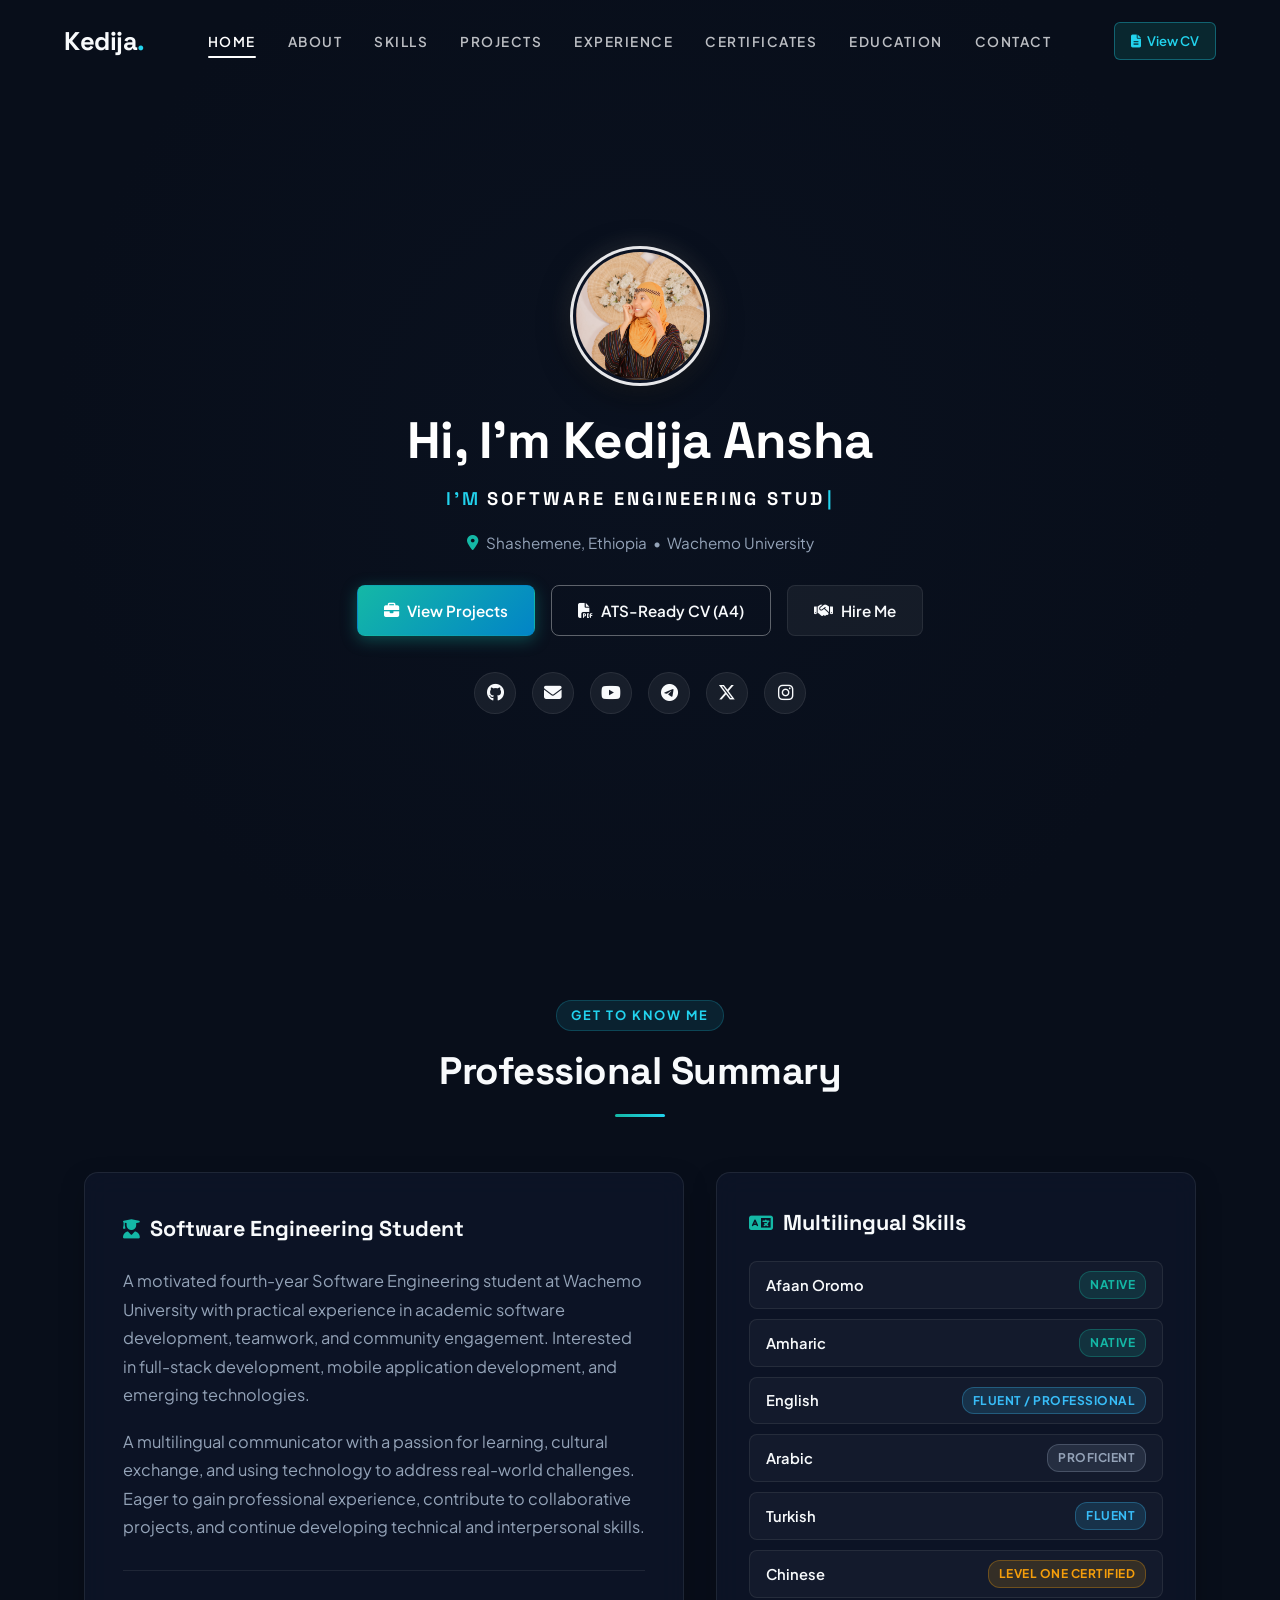
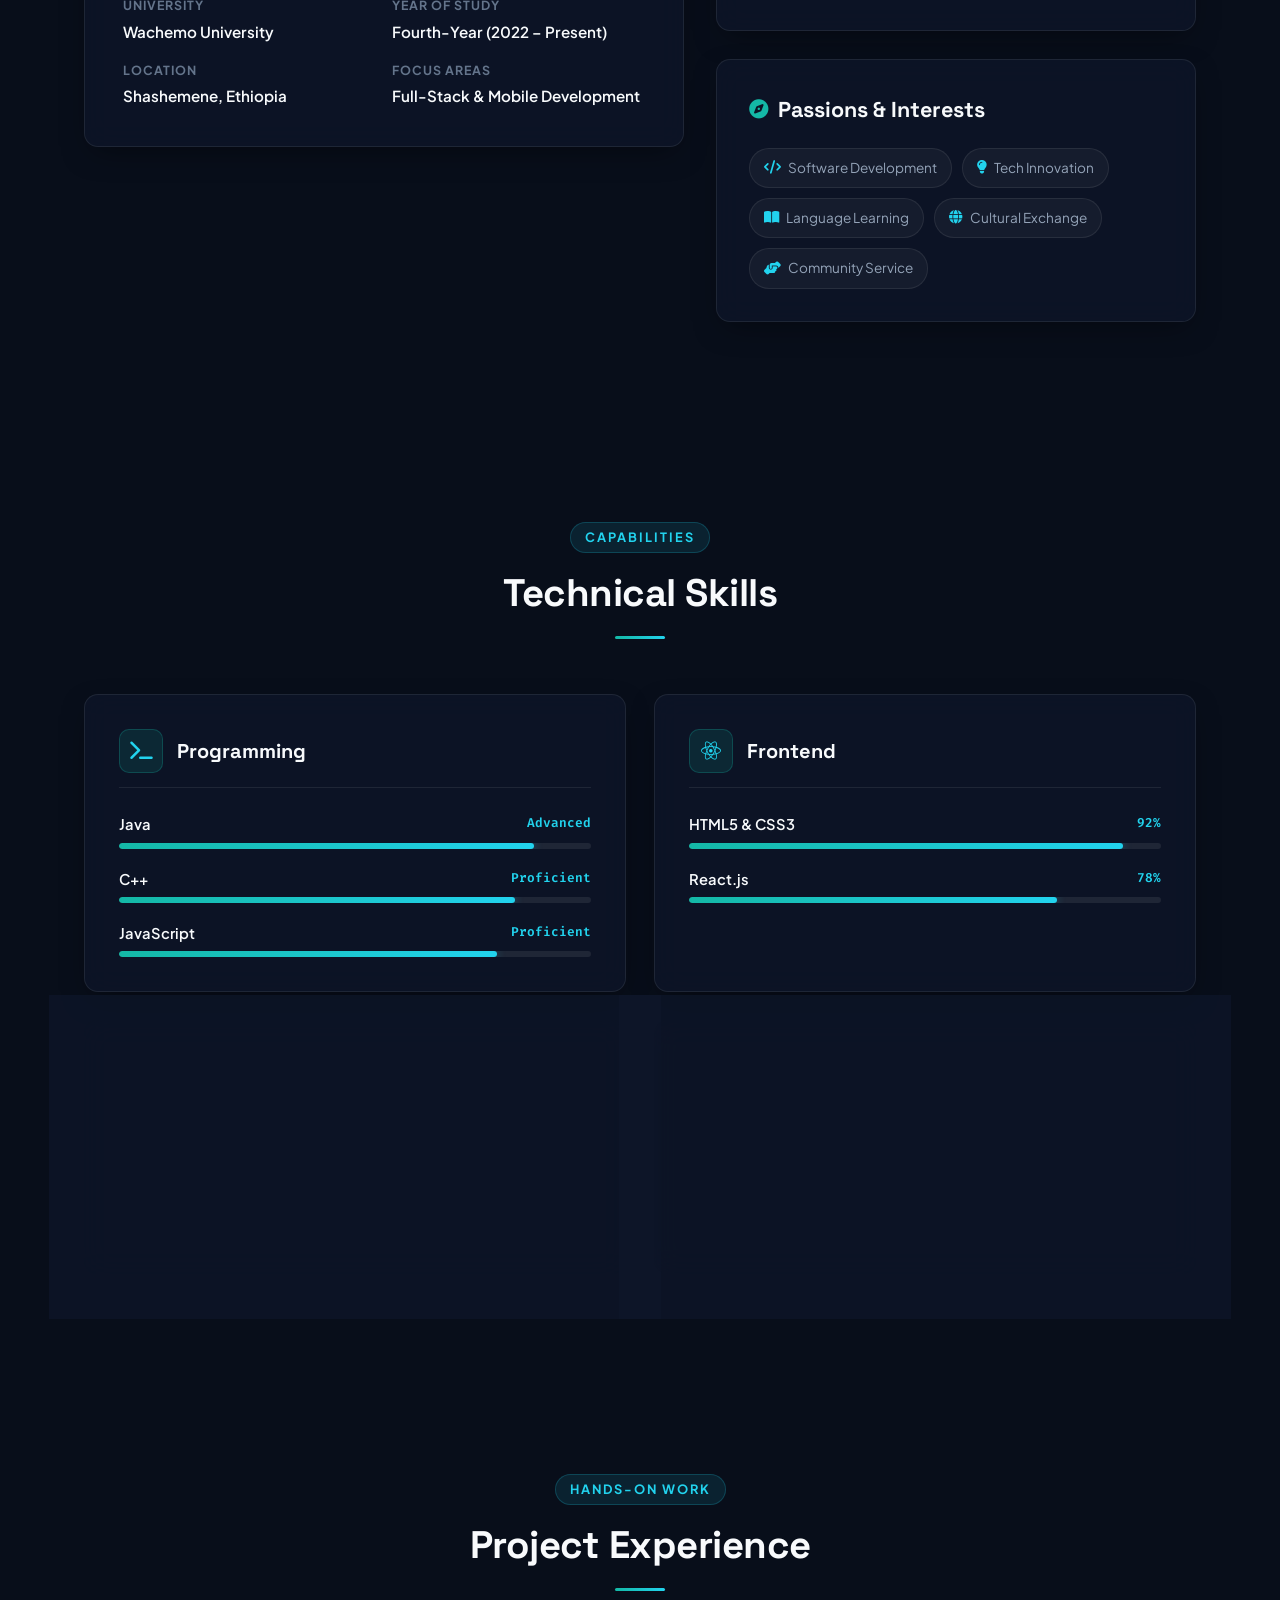
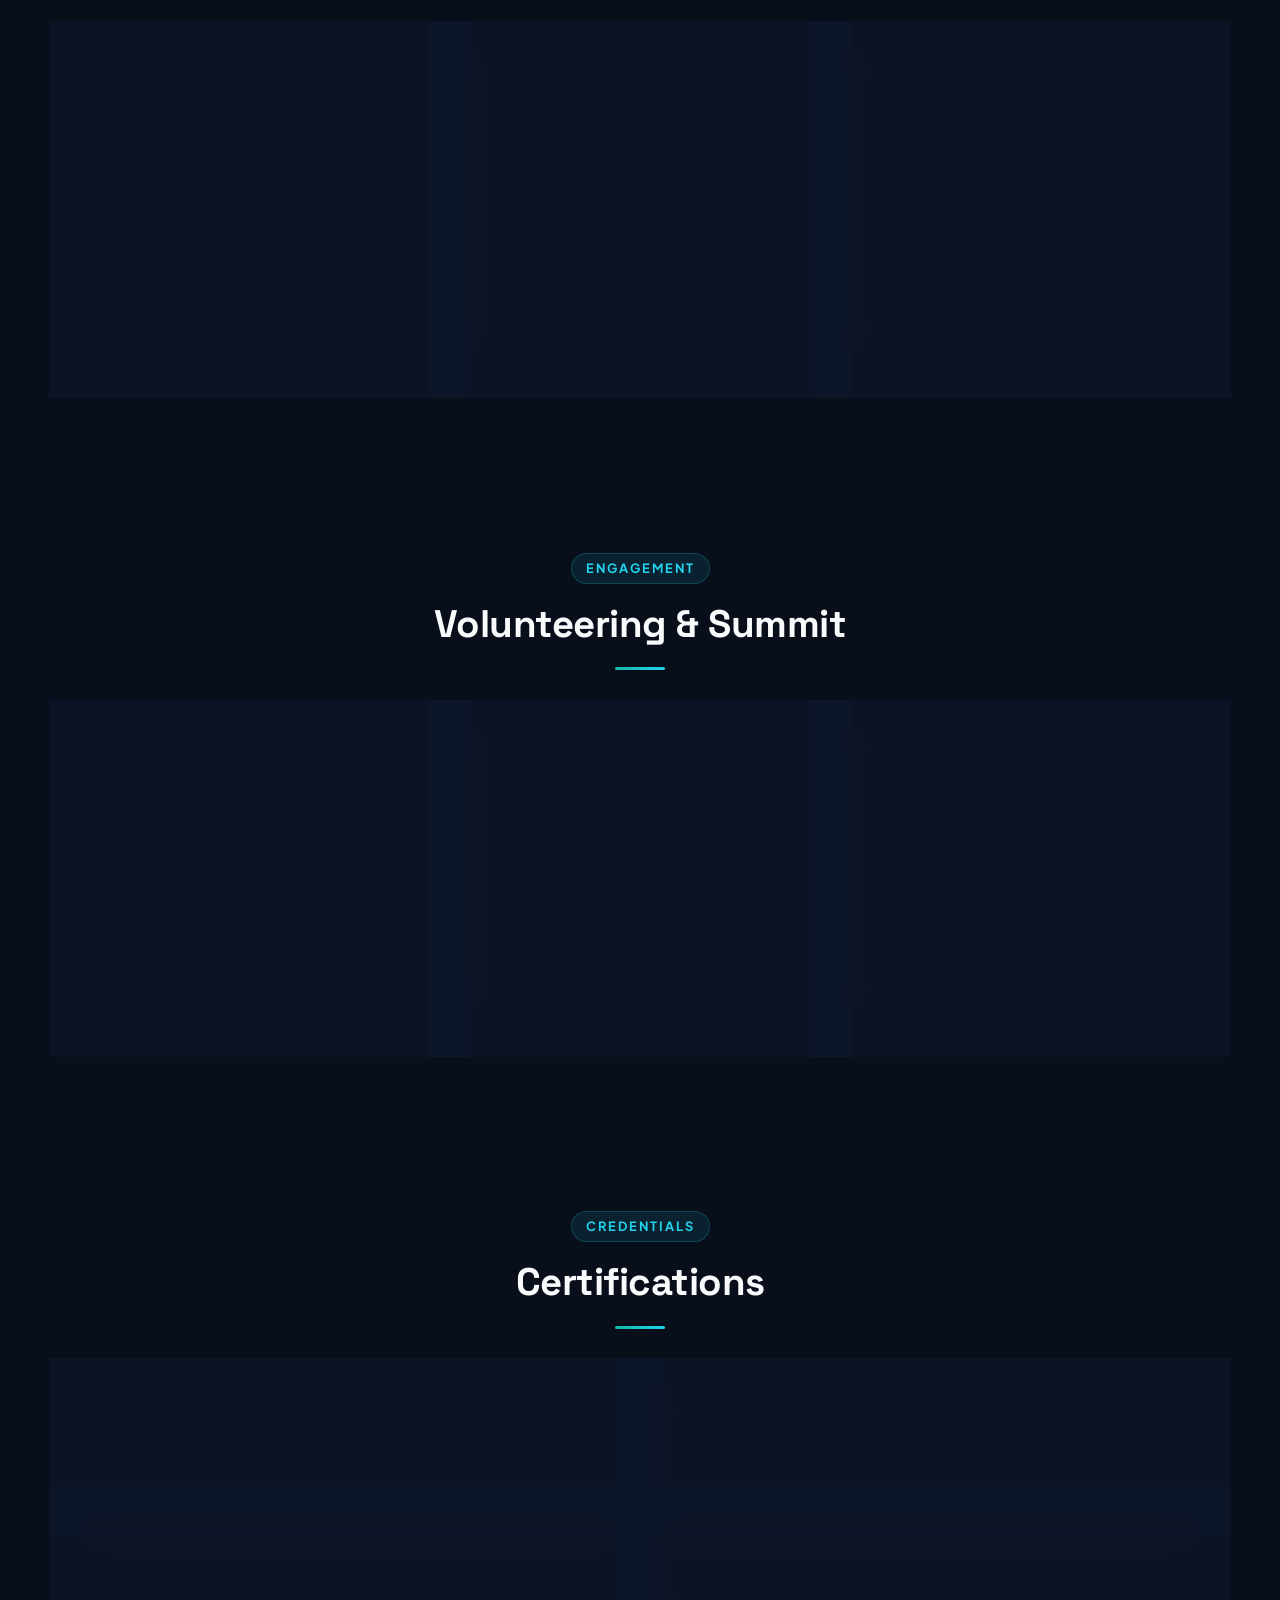
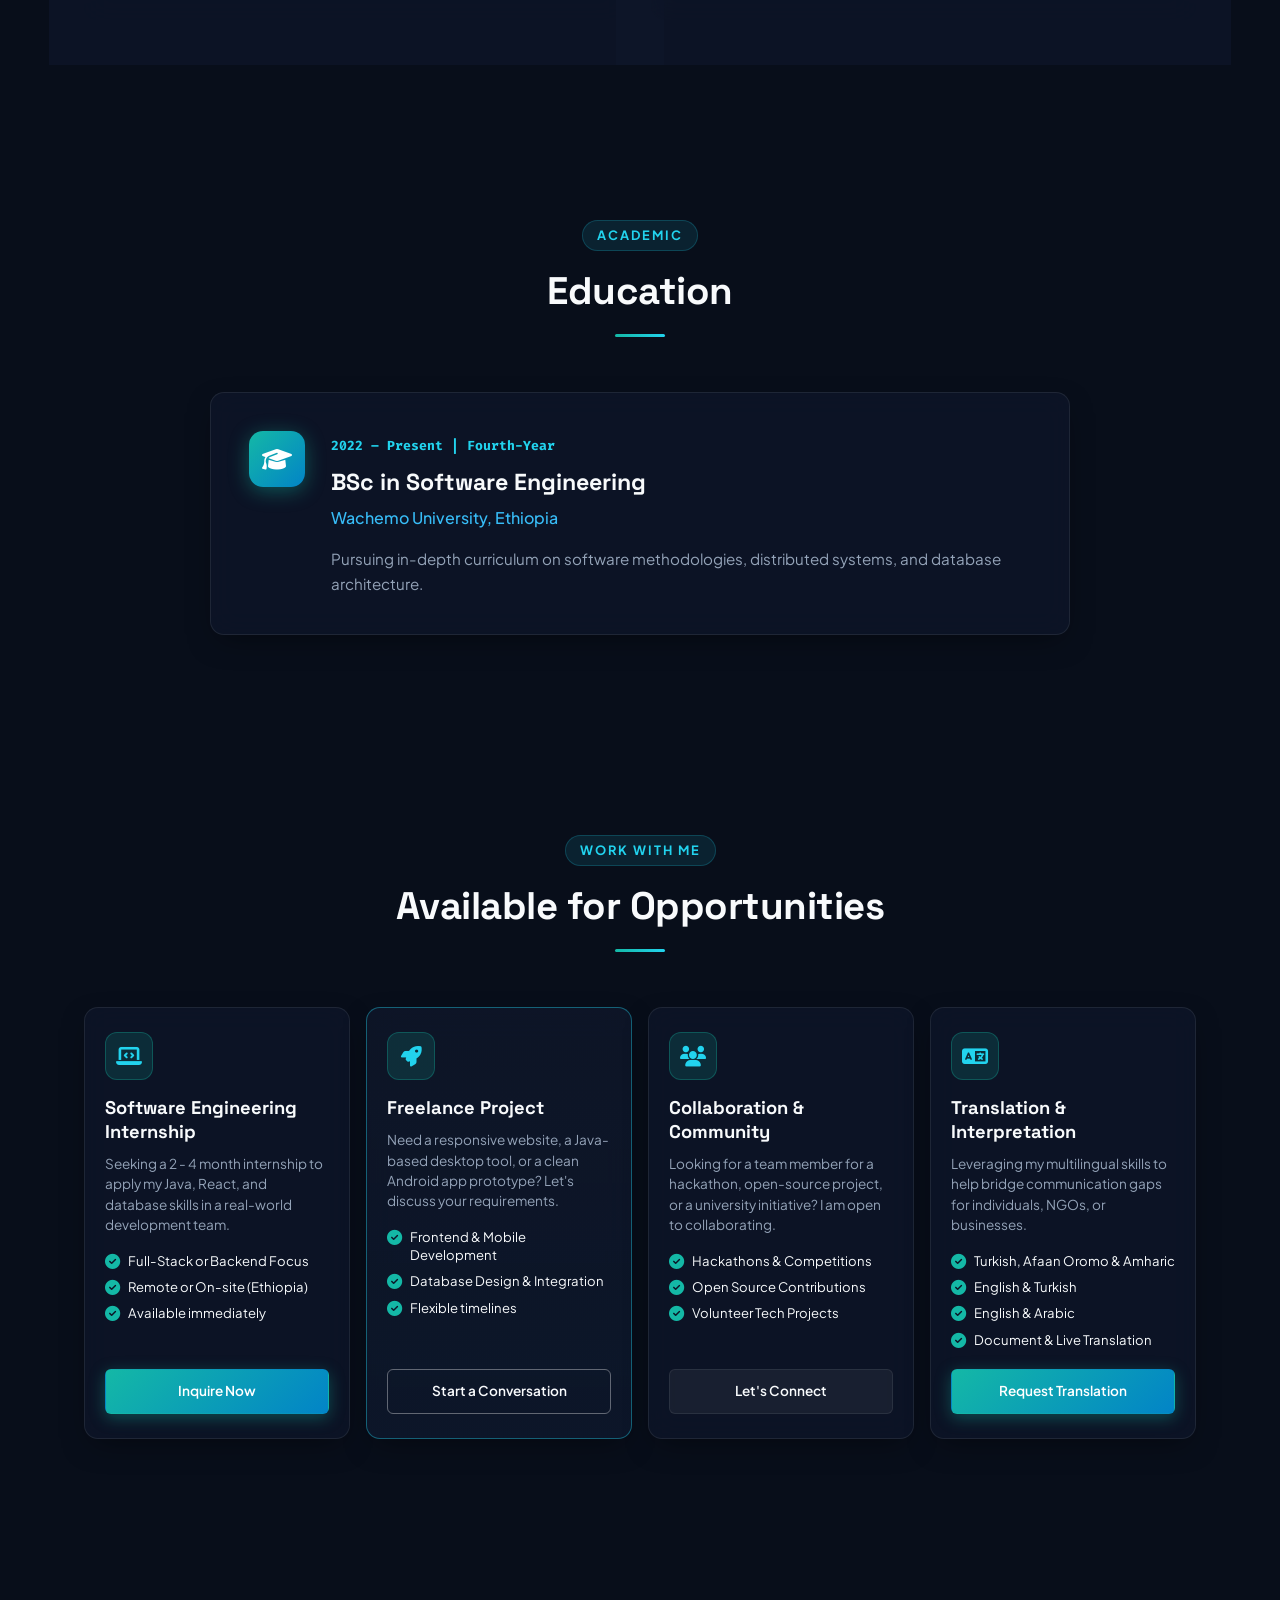
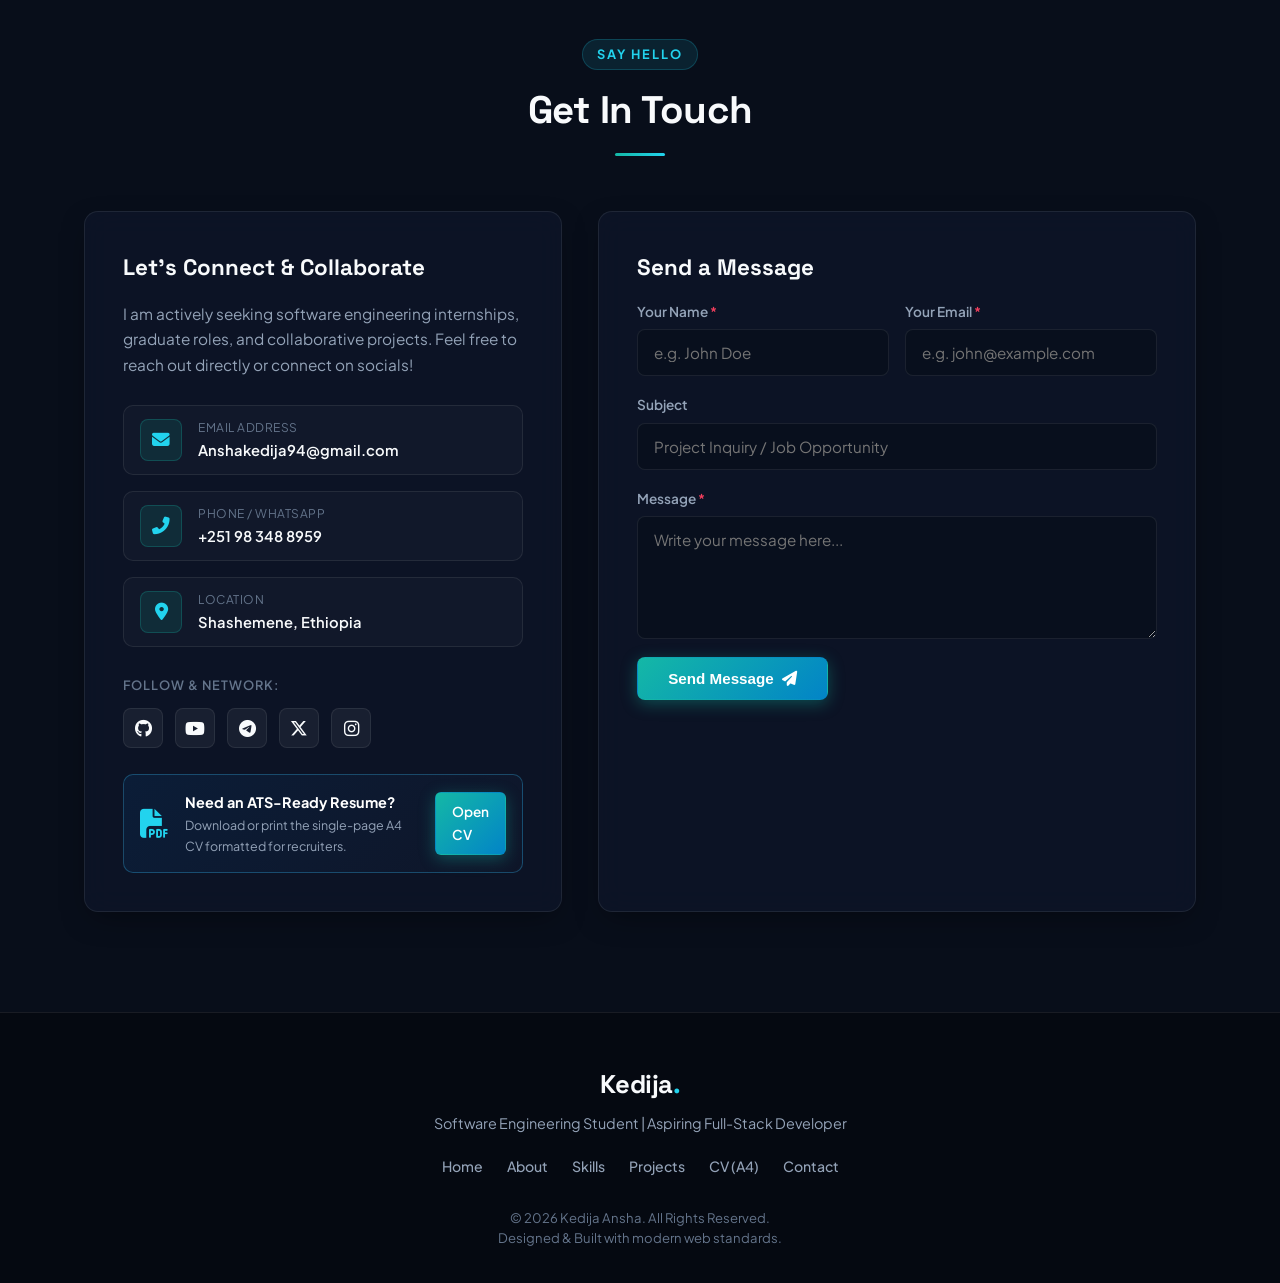
<file: index.html>
<!DOCTYPE html>
<html lang="en">
<head>
    <meta charset="UTF-8">
    <meta name="viewport" content="width=device-width, initial-scale=1.0">
    <title>Kedija Ansha | Software Engineering Student & Aspiring Full-Stack Developer</title>
    <meta name="description" content="Portfolio of Kedija Ansha - Fourth-Year Software Engineering Student at Wachemo University. Aspiring Full-Stack & Android Developer.">
    <link rel="stylesheet" href="https://cdnjs.cloudflare.com/ajax/libs/font-awesome/6.4.0/css/all.min.css">
    <link rel="preconnect" href="https://fonts.googleapis.com">
    <link rel="preconnect" href="https://fonts.gstatic.com" crossorigin>
    <link href="https://fonts.googleapis.com/css2?family=Fira+Code:wght@400;500;600&family=Plus+Jakarta+Sans:wght@300;400;500;600;700;800&family=Space+Grotesk:wght@500;700&display=swap" rel="stylesheet">
    <link rel="stylesheet" href="styles.css">
</head>
<body>

    <!-- HEADER -->
    <header id="navbar">
        <div class="nav-container">
            <a href="#home" class="logo"><span class="logo-text">Kedija</span><span class="logo-dot">.</span></a>
            
            <nav class="nav-menu" id="navMenu">
                <ul class="nav-links">
                    <li><a href="#home" class="nav-link active">Home</a></li>
                    <li><a href="#about" class="nav-link">About</a></li>
                    <li><a href="#skills" class="nav-link">Skills</a></li>
                    <li><a href="#projects" class="nav-link">Projects</a></li>
                    <li><a href="#experience" class="nav-link">Experience</a></li>
                    <li><a href="#certifications" class="nav-link">Certificates</a></li>
                    <li><a href="#education" class="nav-link">Education</a></li>
                    <li><a href="#contact" class="nav-link">Contact</a></li>
                </ul>
            </nav>

            <div class="header-actions">
                <a href="cv.html" target="_blank" class="btn btn-cv-nav"><i class="fas fa-file-alt"></i> <span>View CV</span></a>
                <button class="menu-toggle" id="menuToggle" aria-label="Toggle navigation">
                    <span></span><span></span><span></span>
                </button>
            </div>
        </div>
    </header>

    <!-- HERO SECTION (Updated Cover Photo) -->
    <section id="home" class="hero-section">
        <!-- Cover Photo with subtle gradient overlay -->
        <div class="hero-backdrop" style="background-image: url('https://images.unsplash.com/photo-1517694712202-14dd9538aa97?auto=format&fit=crop&w=1920&q=80');"></div>
         <div class="hero-overlay"></div>
        
        <div class="hero-container">
            <div class="hero-content">
                <div class="hero-avatar-wrapper">
                    <div class="avatar-ring">
                        <img src="./images/kedija.jpg" alt="Kedija Ansha" class="hero-avatar-img">
                    </div>
                </div>

                <h1 class="hero-heading">Hi, I'm <span class="highlight-name">Kedija Ansha</span></h1>
                
                <div class="hero-subtitle-box">
                    <span class="hero-tagline">I'M </span>
                    <span class="typing-text" id="typingText"></span>
                    <span class="typing-cursor">|</span>
                </div>

                <p class="hero-location">
                    <i class="fas fa-map-marker-alt"></i> Shashemene, Ethiopia &nbsp;•&nbsp; Wachemo University
                </p>

                <div class="hero-cta-group">
                    <a href="#projects" class="btn btn-primary"><i class="fas fa-briefcase"></i> View Projects</a>
                    <a href="cv.html" target="_blank" class="btn btn-outline-white"><i class="fas fa-file-pdf"></i> ATS-Ready CV (A4)</a>
                    <a href="#hire-me" class="btn btn-ghost"><i class="fas fa-handshake"></i> Hire Me</a>
                </div>

                <div class="hero-socials">
                    <a href="https://github.com/KedijaAnsha" target="_blank"><i class="fab fa-github"></i></a>
                    <a href="mailto:Anshakedija94@gmail.com"><i class="fas fa-envelope"></i></a>
                    <a href="https://www.youtube.com/@kedijaansha" target="_blank"><i class="fab fa-youtube"></i></a>
                    <a href="https://t.me/KAD_ija3" target="_blank"><i class="fab fa-telegram"></i></a>
                    <a href="https://x.com/AnshaKedija" target="_blank"><i class="fab fa-x-twitter"></i></a>
                    <a href="https://www.instagram.com/12_kedija/?hl=en" target="_blank"><i class="fab fa-instagram"></i></a>
                </div>
            </div>
        </div>
    </section>

    <!-- ABOUT SECTION (No changes) -->
    <section id="about" class="section about-section">
        <div class="container">
            <div class="section-title-wrap">
                <span class="section-badge">Get to know me</span>
                <h2 class="section-title">Professional Summary</h2>
                <div class="title-bar"></div>
            </div>
            <div class="about-grid">
                <div class="about-card glass-card">
                    <h3 class="card-title"><i class="fas fa-user-graduate"></i> Software Engineering Student</h3>
                    <p class="summary-paragraph">A motivated fourth-year Software Engineering student at Wachemo University with practical experience in academic software development, teamwork, and community engagement. Interested in full-stack development, mobile application development, and emerging technologies.</p>
                    <p class="summary-paragraph">A multilingual communicator with a passion for learning, cultural exchange, and using technology to address real-world challenges. Eager to gain professional experience, contribute to collaborative projects, and continue developing technical and interpersonal skills.</p>
                    <div class="quick-facts-grid">
                        <div class="fact-item"><span class="fact-label">University</span><span class="fact-value">Wachemo University</span></div>
                        <div class="fact-item"><span class="fact-label">Year of Study</span><span class="fact-value">Fourth-Year (2022 – Present)</span></div>
                        <div class="fact-item"><span class="fact-label">Location</span><span class="fact-value">Shashemene, Ethiopia</span></div>
                        <div class="fact-item"><span class="fact-label">Focus Areas</span><span class="fact-value">Full-Stack & Mobile Development</span></div>
                    </div>
                </div>
                <div class="about-side-column">
                    <div class="language-card glass-card">
                        <h3 class="card-title"><i class="fas fa-language"></i> Multilingual Skills</h3>
                        <div class="language-badges">
                            <div class="lang-pill"><span class="lang-title">Afaan Oromo</span><span class="lang-tag native">Native</span></div>
                            <div class="lang-pill"><span class="lang-title">Amharic</span><span class="lang-tag native">Native</span></div>
                            <div class="lang-pill"><span class="lang-title">English</span><span class="lang-tag fluent">Fluent / Professional</span></div>
                            <div class="lang-pill"><span class="lang-title">Arabic</span><span class="lang-tag proficient">Proficient</span></div>
                            <div class="lang-pill"><span class="lang-title">Turkish</span><span class="lang-tag fluent">Fluent</span></div>
                            <div class="lang-pill"><span class="lang-title">Chinese</span><span class="lang-tag learning">Level One Certified</span></div>
                        </div>
                    </div>
                    <div class="interests-card glass-card">
                        <h3 class="card-title"><i class="fas fa-compass"></i> Passions & Interests</h3>
                        <div class="interests-tags">
                            <span class="interest-badge"><i class="fas fa-code"></i> Software Development</span>
                            <span class="interest-badge"><i class="fas fa-lightbulb"></i> Tech Innovation</span>
                            <span class="interest-badge"><i class="fas fa-book-open"></i> Language Learning</span>
                            <span class="interest-badge"><i class="fas fa-globe"></i> Cultural Exchange</span>
                            <span class="interest-badge"><i class="fas fa-hands-helping"></i> Community Service</span>
                        </div>
                    </div>
                </div>
            </div>
        </div>
    </section>

    <!-- SKILLS & PROJECTS & EXPERIENCE & CERTS (Same as before, kept for brevity) -->
    <section id="skills" class="section skills-section">
        <div class="container">
            <div class="section-title-wrap"><span class="section-badge">Capabilities</span><h2 class="section-title">Technical Skills</h2><div class="title-bar"></div></div>
            <div class="skills-grid">
                <div class="skill-group-card glass-card"><div class="skill-group-header"><div class="group-icon-wrap"><i class="fas fa-terminal"></i></div><h3>Programming</h3></div><div class="skill-items-list"><div class="skill-item"><div class="skill-info"><span>Java</span><span class="skill-percent">Advanced</span></div><div class="skill-progress"><div class="progress-fill" style="width: 88%;"></div></div></div><div class="skill-item"><div class="skill-info"><span>C++</span><span class="skill-percent">Proficient</span></div><div class="skill-progress"><div class="progress-fill" style="width: 84%;"></div></div></div><div class="skill-item"><div class="skill-info"><span>JavaScript</span><span class="skill-percent">Proficient</span></div><div class="skill-progress"><div class="progress-fill" style="width: 80%;"></div></div></div></div></div>
                <div class="skill-group-card glass-card"><div class="skill-group-header"><div class="group-icon-wrap"><i class="fab fa-react"></i></div><h3>Frontend</h3></div><div class="skill-items-list"><div class="skill-item"><div class="skill-info"><span>HTML5 & CSS3</span><span class="skill-percent">92%</span></div><div class="skill-progress"><div class="progress-fill" style="width: 92%;"></div></div></div><div class="skill-item"><div class="skill-info"><span>React.js</span><span class="skill-percent">78%</span></div><div class="skill-progress"><div class="progress-fill" style="width: 78%;"></div></div></div></div></div>
                <div class="skill-group-card glass-card"><div class="skill-group-header"><div class="group-icon-wrap"><i class="fas fa-server"></i></div><h3>Backend & DB</h3></div><div class="skill-items-list"><div class="skill-item"><div class="skill-info"><span>Node.js & Express</span><span class="skill-percent">78%</span></div><div class="skill-progress"><div class="progress-fill" style="width: 78%;"></div></div></div><div class="skill-item"><div class="skill-info"><span>MySQL & MongoDB</span><span class="skill-percent">82%</span></div><div class="skill-progress"><div class="progress-fill" style="width: 82%;"></div></div></div></div></div>
                <div class="skill-group-card glass-card"><div class="skill-group-header"><div class="group-icon-wrap"><i class="fas fa-mobile-alt"></i></div><h3>Mobile & Tools</h3></div><div class="skill-items-list"><div class="skill-item"><div class="skill-info"><span>Android (Java)</span><span class="skill-percent">84%</span></div><div class="skill-progress"><div class="progress-fill" style="width: 84%;"></div></div></div><div class="tools-tags-container"><span class="tool-tag"><i class="fab fa-git-alt"></i> Git</span><span class="tool-tag"><i class="fab fa-jira"></i> Jira</span><span class="tool-tag"><i class="fab fa-docker"></i> Docker</span><span class="tool-tag"><i class="fas fa-book"></i> Notion</span></div></div></div>
            </div>
        </div>
    </section>

    <section id="projects" class="section projects-section">
        <div class="container">
            <div class="section-title-wrap"><span class="section-badge">Hands-On Work</span><h2 class="section-title">Project Experience</h2><div class="title-bar"></div></div>
            <div class="projects-grid">
                <article class="project-card glass-card"><div class="project-header"><div class="project-type-tag">Coursework</div><h3 class="project-title">Distributed Food Delivery</h3><p class="project-role-text">Java RMI System</p></div><div class="project-body"><ul class="project-bullets"><li>Architected a multi-tier distributed ordering system.</li><li>Engineered server-client communication channels.</li></ul></div></article>
                <article class="project-card glass-card featured-project"><div class="project-header"><div class="project-type-tag">Academic</div><h3 class="project-title">Quizzy – Android App</h3><p class="project-role-text">Group Project</p></div><div class="project-body"><ul class="project-bullets"><li>Developed Java-based Android quiz app.</li><li>Implemented SQLite for offline storage.</li></ul></div></article>
                <article class="project-card glass-card"><div class="project-header"><div class="project-type-tag">Leadership</div><h3 class="project-title">Wache-Market</h3><p class="project-role-text">Project Manager</p></div><div class="project-body"><ul class="project-bullets"><li>Managed student development team.</li><li>Used Jira and ProjectLibre for planning.</li></ul></div></article>
            </div>
        </div>
    </section>

    <section id="experience" class="section experience-section">
        <div class="container">
            <div class="section-title-wrap"><span class="section-badge">Engagement</span><h2 class="section-title">Volunteering & Summit</h2><div class="title-bar"></div></div>
            <div class="experience-grid">
                <div class="exp-card glass-card"><div class="exp-icon-box"><i class="fas fa-globe-americas"></i></div><div class="exp-meta"><span class="exp-date">Dec 2025</span><h3 class="exp-title">5th Istanbul Summit</h3><span class="exp-org">Türkiye Maarif Foundation</span></div><p class="exp-desc">Participated in an international education summit.</p></div>
                <div class="exp-card glass-card"><div class="exp-icon-box"><i class="fas fa-hospital-user"></i></div><div class="exp-meta"><span class="exp-date">Dec 2025</span><h3 class="exp-title">Translation Support</h3><span class="exp-org">Oda Hulle Hospital</span></div><p class="exp-desc">Contributed volunteer translation support.</p></div>
                <div class="exp-card glass-card"><div class="exp-icon-box"><i class="fas fa-book-reader"></i></div><div class="exp-meta"><span class="exp-date">Aug 2026</span><h3 class="exp-title">Reading Festival</h3><span class="exp-org">OFLAD-NGO</span></div><p class="exp-desc">Supported a children's reading initiative.</p></div>
            </div>
        </div>
    </section>

    <section id="certifications" class="section cert-section">
        <div class="container">
            <div class="section-title-wrap"><span class="section-badge">Credentials</span><h2 class="section-title">Certifications</h2><div class="title-bar"></div></div>
            <div class="cert-grid">
                <div class="cert-card glass-card"><div class="cert-badge-icon"><i class="fas fa-certificate"></i></div><div class="cert-details"><h4>Chinese Language Level One</h4><span class="cert-issuer">Ni Hao Language School</span></div></div>
                <div class="cert-card glass-card"><div class="cert-badge-icon"><i class="fas fa-award"></i></div><div class="cert-details"><h4>Certificate of Appreciation</h4><span class="cert-issuer">OFLAD-NGO, 2026</span></div></div>
                <div class="cert-card glass-card"><div class="cert-badge-icon"><i class="fas fa-hand-holding-heart"></i></div><div class="cert-details"><h4>Volunteer Certificate</h4><span class="cert-issuer">Oda Hulle Hospital, 2025</span></div></div>
                <div class="cert-card glass-card"><div class="cert-badge-icon"><i class="fas fa-globe"></i></div><div class="cert-details"><h4>Participation Certificate</h4><span class="cert-issuer">Istanbul Education Summit, 2025</span></div></div>
            </div>
        </div>
    </section>

    <section id="education" class="section education-section">
        <div class="container">
            <div class="section-title-wrap"><span class="section-badge">Academic</span><h2 class="section-title">Education</h2><div class="title-bar"></div></div>
            <div class="education-timeline">
                <div class="timeline-node glass-card">
                    <div class="timeline-badge"><i class="fas fa-graduation-cap"></i></div>
                    <div class="timeline-content">
                        <span class="timeline-duration">2022 – Present | Fourth-Year</span>
                        <h3 class="timeline-degree">BSc in Software Engineering</h3>
                        <h4 class="timeline-inst">Wachemo University, Ethiopia</h4>
                        <p class="timeline-summary">Pursuing in-depth curriculum on software methodologies, distributed systems, and database architecture.</p>
                    </div>
                </div>
            </div>
        </div>
    </section>

        <!-- ==============================================
           HIRE ME / SCENARIO SECTION
      =============================================== -->
<section id="hire-me" class="section hire-section">
    <div class="container">
        <div class="section-title-wrap">
            <span class="section-badge">Work With Me</span>
            <h2 class="section-title">Available for Opportunities</h2>
            <div class="title-bar"></div>
        </div>
        
        <div class="hire-grid">
            <!-- Card 1: Internship -->
            <div class="hire-card glass-card">
                <div class="hire-icon"><i class="fas fa-laptop-code"></i></div>
                <h3>Software Engineering Internship</h3>
                <p>Seeking a 2 - 4 month internship to apply my Java, React, and database skills in a real-world development team.</p>
                <ul class="hire-list">
                    <li><i class="fas fa-check-circle"></i> Full-Stack or Backend Focus</li>
                    <li><i class="fas fa-check-circle"></i> Remote or On-site (Ethiopia)</li>
                    <li><i class="fas fa-check-circle"></i> Available immediately</li>
                </ul>
                <a href="#contact" class="btn btn-primary btn-sm">Inquire Now</a>
            </div>

            <!-- Card 2: Freelance -->
            <div class="hire-card glass-card featured-hire">
                <div class="hire-icon"><i class="fas fa-rocket"></i></div>
                <h3>Freelance Project</h3>
                <p>Need a responsive website, a Java-based desktop tool, or a clean Android app prototype? Let's discuss your requirements.</p>
                <ul class="hire-list">
                    <li><i class="fas fa-check-circle"></i> Frontend & Mobile Development</li>
                    <li><i class="fas fa-check-circle"></i> Database Design & Integration</li>
                    <li><i class="fas fa-check-circle"></i> Flexible timelines</li>
                </ul>
                <a href="#contact" class="btn btn-outline-white btn-sm">Start a Conversation</a>
            </div>

            <!-- Card 3: Collaboration -->
            <div class="hire-card glass-card">
                <div class="hire-icon"><i class="fas fa-users"></i></div>
                <h3>Collaboration & Community</h3>
                <p>Looking for a team member for a hackathon, open-source project, or a university initiative? I am open to collaborating.</p>
                <ul class="hire-list">
                    <li><i class="fas fa-check-circle"></i> Hackathons & Competitions</li>
                    <li><i class="fas fa-check-circle"></i> Open Source Contributions</li>
                    <li><i class="fas fa-check-circle"></i> Volunteer Tech Projects</li>
                </ul>
                <a href="#contact" class="btn btn-ghost btn-sm">Let's Connect</a>
               </div>

              <!-- Card 4: Translation Services -->
            <div class="hire-card glass-card">
                <div class="hire-icon"><i class="fas fa-language"></i></div>
                <h3>Translation & Interpretation</h3>
                <p>Leveraging my multilingual skills to help bridge communication gaps for individuals, NGOs, or businesses.</p>
                <ul class="hire-list">
                    <li><i class="fas fa-check-circle"></i> Turkish, Afaan Oromo & Amharic</li>
                    <li><i class="fas fa-check-circle"></i> English & Turkish</li>
                    <li><i class="fas fa-check-circle"></i> English & Arabic</li>
                    <li><i class="fas fa-check-circle"></i> Document & Live Translation</li>
                </ul>
                <a href="#contact" class="btn btn-primary btn-sm">Request Translation</a>
            </div>
         </div>
      </div>
   </section>

    <!-- CONTACT SECTION -->
    <section id="contact" class="section contact-section">
        <div class="container">
            <div class="section-title-wrap"><span class="section-badge">Say Hello</span><h2 class="section-title">Get In Touch</h2><div class="title-bar"></div></div>
            <div class="contact-layout">
                <div class="contact-info-panel glass-card">
                    <h3 class="panel-heading">Let's Connect & Collaborate</h3>
                    <p class="panel-text">I am actively seeking software engineering internships, graduate roles, and collaborative projects. Feel free to reach out directly or connect on socials!</p>
                    <div class="direct-contact-items">
                        <a href="mailto:Anshakedija94@gmail.com" class="direct-item"><div class="direct-icon"><i class="fas fa-envelope"></i></div><div class="direct-meta"><span class="label">Email Address</span><span class="val">Anshakedija94@gmail.com</span></div></a>
                        <a href="tel:+251983488959" class="direct-item"><div class="direct-icon"><i class="fas fa-phone-alt"></i></div><div class="direct-meta"><span class="label">Phone / WhatsApp</span><span class="val">+251 98 348 8959</span></div></a>
                        <div class="direct-item"><div class="direct-icon"><i class="fas fa-map-marker-alt"></i></div><div class="direct-meta"><span class="label">Location</span><span class="val">Shashemene, Ethiopia</span></div></div>
                    </div>
                    <div class="contact-social-bar">
                        <span class="social-bar-title">Follow & Network:</span>
                        <div class="social-icons-row">
                            <a href="https://github.com/KedijaAnsha" target="_blank"><i class="fab fa-github"></i></a>
                            <a href="https://www.youtube.com/@kedijaansha" target="_blank"><i class="fab fa-youtube"></i></a>
                            <a href="https://t.me/KAD_ija3" target="_blank"><i class="fab fa-telegram"></i></a>
                            <a href="https://x.com/AnshaKedija" target="_blank"><i class="fab fa-x-twitter"></i></a>
                            <a href="https://www.instagram.com/12_kedija/?hl=en" target="_blank"><i class="fab fa-instagram"></i></a>
                        </div>
                    </div>
                    <div class="cv-highlight-banner">
                        <i class="fas fa-file-pdf"></i>
                        <div><h4>Need an ATS-Ready Resume?</h4><p>Download or print the single-page A4 CV formatted for recruiters.</p></div>
                        <a href="cv.html" target="_blank" class="btn btn-sm btn-primary">Open CV</a>
                    </div>
                </div>
                <div class="contact-form-panel glass-card">
                    <h3 class="panel-heading">Send a Message</h3>
                    <form id="contactForm" class="styled-form">
                        <div class="form-row">
                            <div class="form-group"><label for="name">Your Name <span class="required">*</span></label><input type="text" id="name" name="name" placeholder="e.g. John Doe" required></div>
                            <div class="form-group"><label for="email">Your Email <span class="required">*</span></label><input type="email" id="email" name="email" placeholder="e.g. john@example.com" required></div>
                        </div>
                        <div class="form-group"><label for="subject">Subject</label><input type="text" id="subject" name="subject" placeholder="Project Inquiry / Job Opportunity"></div>
                        <div class="form-group"><label for="message">Message <span class="required">*</span></label><textarea id="message" name="message" rows="5" placeholder="Write your message here..." required></textarea></div>
                        <button type="submit" class="btn btn-primary btn-submit"><span>Send Message</span> <i class="fas fa-paper-plane"></i></button>
                    </form>
                </div>
            </div>
        </div>
    </section>

    <!-- FOOTER -->
    <footer class="site-footer">
        <div class="container footer-content">
            <div class="footer-brand"><a href="#home" class="logo">Kedija<span class="logo-dot">.</span></a><p>Software Engineering Student | Aspiring Full-Stack Developer</p></div>
            <div class="footer-links"><a href="#home">Home</a><a href="#about">About</a><a href="#skills">Skills</a><a href="#projects">Projects</a><a href="cv.html" target="_blank">CV (A4)</a><a href="#contact">Contact</a></div>
            <div class="footer-copyright"><p>&copy; 2026 Kedija Ansha. All Rights Reserved.</p><p class="built-with">Designed & Built with modern web standards.</p></div>
        </div>
    </footer>

    <button id="backToTop" class="back-to-top" aria-label="Back to top"><i class="fas fa-arrow-up"></i></button>
    <script src="script.js"></script>
</body>
</html>
</file>
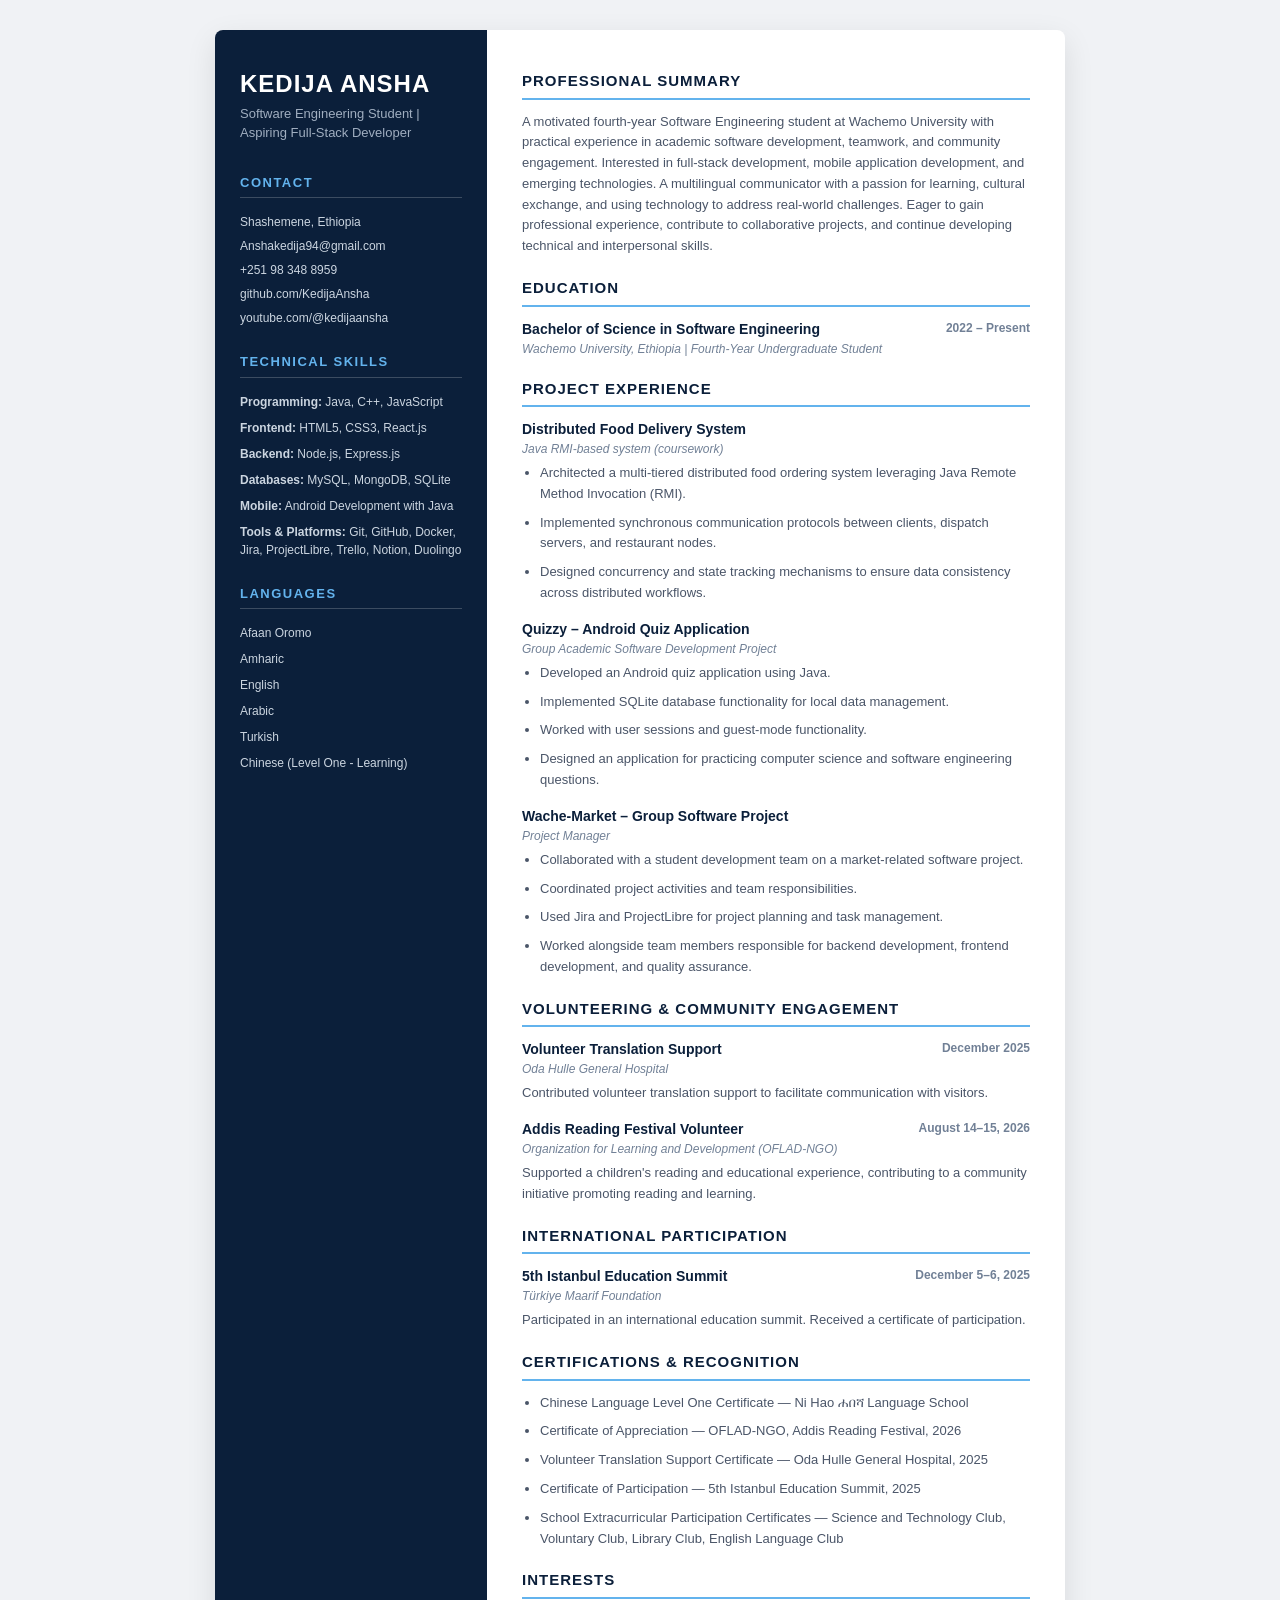
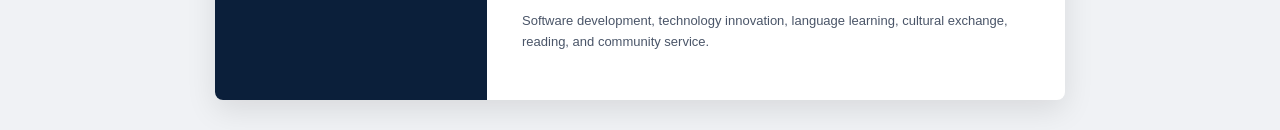
<file: cv.html>
<!DOCTYPE html>
<html lang="en">
<head>
    <meta charset="UTF-8">
    <meta name="viewport" content="width=device-width, initial-scale=1.0">
    <title>Kedija Ansha - CV</title>
    <style>
        * { margin: 0; padding: 0; box-sizing: border-box; }
        body { font-family: 'Segoe UI', Tahoma, Geneva, Verdana, sans-serif; background: #f0f2f5; color: #333; line-height: 1.5; padding: 30px 20px; }
        .cv-wrapper { max-width: 850px; margin: 0 auto; background: #fff; box-shadow: 0 10px 30px rgba(0,0,0,0.1); border-radius: 8px; overflow: hidden; display: flex; }
        
        /* Sidebar */
        .cv-sidebar { width: 32%; background: #0B1F3A; color: #fff; padding: 40px 25px; }
        .cv-sidebar h1 { font-size: 24px; text-transform: uppercase; letter-spacing: 1px; margin-bottom: 5px; line-height: 1.2; }
        .cv-sidebar h2 { font-size: 13px; font-weight: 400; color: #a0aec0; margin-bottom: 30px; }
        .cv-sidebar h3 { font-size: 13px; text-transform: uppercase; letter-spacing: 1.5px; border-bottom: 1px solid rgba(255,255,255,0.2); padding-bottom: 5px; margin: 25px 0 15px; color: #63b3ed; }
        .cv-sidebar p, .cv-sidebar li { font-size: 12px; color: #cbd5e0; margin-bottom: 8px; }
        .cv-sidebar ul { list-style: none; }
        .cv-sidebar .contact-info p { margin-bottom: 6px; display: flex; align-items: center; }
        
        /* Main Content */
        .cv-main { width: 68%; padding: 40px 35px; }
        .cv-main h1 { display: none; } /* Hide main title to use sidebar one */
        .cv-main h2 { font-size: 15px; text-transform: uppercase; letter-spacing: 1px; color: #0B1F3A; border-bottom: 2px solid #63b3ed; padding-bottom: 5px; margin: 20px 0 12px; }
        .cv-main h2:first-of-type { margin-top: 0; }
        .cv-main p, .cv-main li { font-size: 13px; color: #4a5568; margin-bottom: 8px; line-height: 1.6; }
        .cv-main ul { padding-left: 18px; margin-bottom: 15px; }
        
        .cv-item { margin-bottom: 15px; }
        .cv-item-title { font-weight: 700; color: #0B1F3A; font-size: 14px; }
        .cv-item-subtitle { font-style: italic; color: #718096; font-size: 12px; margin-bottom: 5px; }
        .cv-item-date { float: right; font-size: 12px; color: #718096; font-weight: 600; }

        /* Print Settings */
        @media print {
            body { background: #fff; padding: 0; }
            .cv-wrapper { box-shadow: none; max-width: 100%; border-radius: 0; }
            .cv-sidebar { -webkit-print-color-adjust: exact; print-color-adjust: exact; }
            .cv-main h2 { -webkit-print-color-adjust: exact; print-color-adjust: exact; }
        }
    </style>
</head>
<body>
    <div class="cv-wrapper">
        <!-- SIDEBAR -->
        <div class="cv-sidebar">
            <h1>Kedija Ansha</h1>
            <h2>Software Engineering Student | Aspiring Full-Stack Developer</h2>
            
            <h3>Contact</h3>
            <div class="contact-info">
                <p>Shashemene, Ethiopia</p>
                <p>Anshakedija94@gmail.com</p>
                <p>+251 98 348 8959</p>
                <p>github.com/KedijaAnsha</p>
                <p>youtube.com/@kedijaansha</p>
            </div>
            
            <h3>Technical Skills</h3>
            <ul>
                <li><strong>Programming:</strong> Java, C++, JavaScript</li>
                <li><strong>Frontend:</strong> HTML5, CSS3, React.js</li>
                <li><strong>Backend:</strong> Node.js, Express.js</li>
                <li><strong>Databases:</strong> MySQL, MongoDB, SQLite</li>
                <li><strong>Mobile:</strong> Android Development with Java</li>
                <li><strong>Tools & Platforms:</strong> Git, GitHub, Docker, Jira, ProjectLibre, Trello, Notion, Duolingo</li>
            </ul>
            
            <h3>Languages</h3>
            <ul>
                <li>Afaan Oromo</li>
                <li>Amharic</li>
                <li>English</li>
                <li>Arabic</li>
                <li>Turkish</li>
                <li>Chinese (Level One - Learning)</li>
            </ul>
        </div>
        
        <!-- MAIN CONTENT -->
        <div class="cv-main">
            <h2>Professional Summary</h2>
            <p>A motivated fourth-year Software Engineering student at Wachemo University with practical experience in academic software development, teamwork, and community engagement. Interested in full-stack development, mobile application development, and emerging technologies. A multilingual communicator with a passion for learning, cultural exchange, and using technology to address real-world challenges. Eager to gain professional experience, contribute to collaborative projects, and continue developing technical and interpersonal skills.</p>
            
            <h2>Education</h2>
            <div class="cv-item">
                <span class="cv-item-date">2022 – Present</span>
                <div class="cv-item-title">Bachelor of Science in Software Engineering</div>
                <div class="cv-item-subtitle">Wachemo University, Ethiopia | Fourth-Year Undergraduate Student</div>
            </div>
            
            <h2>Project Experience</h2>
            <div class="cv-item">
                <div class="cv-item-title">Distributed Food Delivery System</div>
                <div class="cv-item-subtitle">Java RMI-based system (coursework)</div>
                <ul>
                    <li>Architected a multi-tiered distributed food ordering system leveraging Java Remote Method Invocation (RMI).</li>
                    <li>Implemented synchronous communication protocols between clients, dispatch servers, and restaurant nodes.</li>
                    <li>Designed concurrency and state tracking mechanisms to ensure data consistency across distributed workflows.</li>
                </ul>
            </div>
            
            <div class="cv-item">
                <div class="cv-item-title">Quizzy – Android Quiz Application</div>
                <div class="cv-item-subtitle">Group Academic Software Development Project</div>
                <ul>
                    <li>Developed an Android quiz application using Java.</li>
                    <li>Implemented SQLite database functionality for local data management.</li>
                    <li>Worked with user sessions and guest-mode functionality.</li>
                    <li>Designed an application for practicing computer science and software engineering questions.</li>
                </ul>
            </div>
            
            <div class="cv-item">
                <div class="cv-item-title">Wache-Market – Group Software Project</div>
                <div class="cv-item-subtitle">Project Manager</div>
                <ul>
                    <li>Collaborated with a student development team on a market-related software project.</li>
                    <li>Coordinated project activities and team responsibilities.</li>
                    <li>Used Jira and ProjectLibre for project planning and task management.</li>
                    <li>Worked alongside team members responsible for backend development, frontend development, and quality assurance.</li>
                </ul>
            </div>
            
            <h2>Volunteering & Community Engagement</h2>
            <div class="cv-item">
                <span class="cv-item-date">December 2025</span>
                <div class="cv-item-title">Volunteer Translation Support</div>
                <div class="cv-item-subtitle">Oda Hulle General Hospital</div>
                <p>Contributed volunteer translation support to facilitate communication with visitors.</p>
            </div>
            
            <div class="cv-item">
                <span class="cv-item-date">August 14–15, 2026</span>
                <div class="cv-item-title">Addis Reading Festival Volunteer</div>
                <div class="cv-item-subtitle">Organization for Learning and Development (OFLAD-NGO)</div>
                <p>Supported a children's reading and educational experience, contributing to a community initiative promoting reading and learning.</p>
            </div>
            
            <h2>International Participation</h2>
            <div class="cv-item">
                <span class="cv-item-date">December 5–6, 2025</span>
                <div class="cv-item-title">5th Istanbul Education Summit</div>
                <div class="cv-item-subtitle">Türkiye Maarif Foundation</div>
                <p>Participated in an international education summit. Received a certificate of participation.</p>
            </div>
            
            <h2>Certifications & Recognition</h2>
            <ul>
                <li>Chinese Language Level One Certificate — Ni Hao ሐበሻ Language School</li>
                <li>Certificate of Appreciation — OFLAD-NGO, Addis Reading Festival, 2026</li>
                <li>Volunteer Translation Support Certificate — Oda Hulle General Hospital, 2025</li>
                <li>Certificate of Participation — 5th Istanbul Education Summit, 2025</li>
                <li>School Extracurricular Participation Certificates — Science and Technology Club, Voluntary Club, Library Club, English Language Club</li>
            </ul>
            
            <h2>Interests</h2>
            <p>Software development, technology innovation, language learning, cultural exchange, reading, and community service.</p>
        </div>
    </div>
</body>
</html>
</file>
<file: styles.css>
/* ==========================================================================
   PORTFOLIO STYLES - KEDIJA ANSHA (FULL AND COMPLETE)
   ========================================================================== */

/* --------------------------------------------------------------------------
   1. Root Variables & Reset
   -------------------------------------------------------------------------- */
:root {
    --bg-main: #080E1A;
    --bg-secondary: #0D172A;
    --bg-card: rgba(15, 23, 42, 0.72);
    --bg-card-hover: rgba(22, 34, 60, 0.85);
    
    --primary-teal: #14B8A6;
    --primary-cyan: #22D3EE;
    --accent-blue: #38BDF8;
    --accent-gold: #F59E0B;
    
    --text-white: #F8FAFC;
    --text-muted: #94A3B8;
    --text-dim: #64748B;
    
    --border-glass: rgba(255, 255, 255, 0.08);
    --border-hover: rgba(34, 211, 238, 0.35);
    
    --font-heading: 'Space Grotesk', 'Plus Jakarta Sans', sans-serif;
    --font-body: 'Plus Jakarta Sans', -apple-system, BlinkMacSystemFont, 'Segoe UI', Roboto, sans-serif;
    --font-mono: 'Fira Code', monospace;
    
    --transition-smooth: all 0.3s cubic-bezier(0.16, 1, 0.3, 1);
    --shadow-card: 0 10px 30px -10px rgba(0, 0, 0, 0.5);
    --shadow-glow: 0 0 25px rgba(34, 211, 238, 0.2);
}

*, *::before, *::after {
    margin: 0;
    padding: 0;
    box-sizing: border-box;
}

html {
    scroll-behavior: smooth;
    font-size: 16px;
}

body {
    background-color: var(--bg-main);
    color: var(--text-white);
    font-family: var(--font-body);
    line-height: 1.65;
    overflow-x: hidden;
    -webkit-font-smoothing: antialiased;
}

/* Custom Scrollbar */
::-webkit-scrollbar { width: 9px; }
::-webkit-scrollbar-track { background: #080E1A; }
::-webkit-scrollbar-thumb { background: #1E293B; border-radius: 4px; }
::-webkit-scrollbar-thumb:hover { background: var(--primary-teal); }

/* Global Container */
.container {
    width: 90%;
    max-width: 1200px;
    margin: 0 auto;
    padding: 0 20px;
}

/* Glassmorphism Card Style */
.glass-card {
    background: var(--bg-card);
    backdrop-filter: blur(14px);
    -webkit-backdrop-filter: blur(14px);
    border: 1px solid var(--border-glass);
    border-radius: 14px;
    box-shadow: var(--shadow-card);
    transition: var(--transition-smooth);
}

.glass-card:hover {
    border-color: var(--border-hover);
    box-shadow: var(--shadow-card), var(--shadow-glow);
}

/* Section Wrapper */
.section {
    padding: 100px 0;
    position: relative;
}

.section-title-wrap {
    text-align: center;
    margin-bottom: 55px;
}

.section-badge {
    display: inline-block;
    font-size: 0.8rem;
    font-weight: 700;
    text-transform: uppercase;
    letter-spacing: 2px;
    color: var(--primary-cyan);
    margin-bottom: 8px;
    background: rgba(34, 211, 238, 0.1);
    padding: 4px 14px;
    border-radius: 20px;
    border: 1px solid rgba(34, 211, 238, 0.2);
}

.section-title {
    font-family: var(--font-heading);
    font-size: 2.4rem;
    font-weight: 700;
    color: var(--text-white);
    letter-spacing: -0.5px;
    margin-bottom: 12px;
}

.title-bar {
    width: 50px;
    height: 3px;
    background: linear-gradient(90deg, var(--primary-teal), var(--primary-cyan));
    margin: 0 auto;
    border-radius: 2px;
}

/* --------------------------------------------------------------------------
   2. Buttons & Micro-Interactions
   -------------------------------------------------------------------------- */
.btn {
    display: inline-flex;
    align-items: center;
    justify-content: center;
    gap: 8px;
    padding: 12px 26px;
    font-size: 0.95rem;
    font-weight: 600;
    border-radius: 8px;
    text-decoration: none;
    cursor: pointer;
    transition: var(--transition-smooth);
    border: 1px solid transparent;
}

.btn-primary {
    background: linear-gradient(135deg, var(--primary-teal), #0284C7);
    color: #FFFFFF;
    box-shadow: 0 4px 16px rgba(20, 184, 166, 0.35);
}

.btn-primary:hover {
    transform: translateY(-2px);
    box-shadow: 0 8px 24px rgba(20, 184, 166, 0.5);
    color: #FFFFFF;
}

.btn-outline-white {
    background: transparent;
    color: var(--text-white);
    border-color: rgba(255, 255, 255, 0.35);
}

.btn-outline-white:hover {
    background: rgba(255, 255, 255, 0.1);
    border-color: #FFFFFF;
    transform: translateY(-2px);
}

.btn-ghost {
    background: rgba(255, 255, 255, 0.05);
    color: var(--text-white);
    border-color: var(--border-glass);
}

.btn-ghost:hover {
    background: rgba(34, 211, 238, 0.12);
    border-color: var(--primary-cyan);
    color: var(--primary-cyan);
    transform: translateY(-2px);
}

.btn-sm { padding: 8px 16px; font-size: 0.85rem; border-radius: 6px; }

/* --------------------------------------------------------------------------
   3. Header & Navigation
   -------------------------------------------------------------------------- */
header {
    position: fixed;
    top: 0;
    left: 0;
    width: 100%;
    z-index: 1000;
    padding: 20px 0;
    transition: background 0.3s ease, padding 0.3s ease, box-shadow 0.3s ease;
}

header.scrolled {
    background: rgba(8, 14, 26, 0.92);
    backdrop-filter: blur(16px);
    -webkit-backdrop-filter: blur(16px);
    padding: 14px 0;
    border-bottom: 1px solid var(--border-glass);
    box-shadow: 0 10px 30px rgba(0, 0, 0, 0.4);
}

.nav-container {
    width: 90%;
    max-width: 1200px;
    margin: 0 auto;
    display: flex;
    align-items: center;
    justify-content: space-between;
}

.logo {
    text-decoration: none;
    font-family: var(--font-heading);
    font-size: 1.6rem;
    font-weight: 700;
    color: var(--text-white);
    letter-spacing: -0.5px;
}

.logo-dot { color: var(--primary-cyan); }

.nav-menu { display: flex; align-items: center; }

.nav-links {
    display: flex;
    list-style: none;
    gap: 32px;
}

.nav-link {
    text-decoration: none;
    color: rgba(248, 250, 252, 0.75);
    font-size: 0.85rem;
    font-weight: 600;
    letter-spacing: 1.5px;
    text-transform: uppercase;
    position: relative;
    padding: 6px 0;
    transition: color 0.25s ease;
}

.nav-link:hover { color: #FFFFFF; }
.nav-link.active { color: #FFFFFF; }

.nav-link.active::after {
    content: '';
    position: absolute;
    bottom: -2px;
    left: 0;
    width: 100%;
    height: 2px;
    background: #FFFFFF;
    border-radius: 1px;
}

.header-actions {
    display: flex;
    align-items: center;
    gap: 16px;
}

.btn-cv-nav {
    display: inline-flex;
    align-items: center;
    gap: 6px;
    background: rgba(20, 184, 166, 0.15);
    color: var(--primary-cyan);
    border: 1px solid rgba(34, 211, 238, 0.35);
    padding: 7px 16px;
    border-radius: 6px;
    font-size: 0.82rem;
    font-weight: 600;
    text-decoration: none;
    transition: var(--transition-smooth);
}

.btn-cv-nav:hover {
    background: var(--primary-teal);
    color: #FFFFFF;
    border-color: var(--primary-teal);
    box-shadow: 0 0 15px rgba(20, 184, 166, 0.4);
}

.menu-toggle {
    display: none;
    background: transparent;
    border: none;
    cursor: pointer;
    padding: 6px;
    flex-direction: column;
    gap: 5px;
}

.menu-toggle span {
    display: block;
    width: 24px;
    height: 2px;
    background-color: var(--text-white);
    transition: var(--transition-smooth);
}

/* --------------------------------------------------------------------------
   4. Hero Section
   -------------------------------------------------------------------------- */
.hero-section {
    position: relative;
    min-height: 100vh;
    display: flex;
    align-items: center;
    justify-content: center;
    overflow: hidden;
    padding-top: 80px;
}

.hero-backdrop {
    position: absolute;
    top: 0; left: 0; width: 100%; height: 100%;
    background-size: cover;
    background-position: center bottom;
    transform: scale(1.02);
    z-index: 1;
}

.hero-overlay {
    position: absolute;
    top: 0; left: 0; width: 100%; height: 100%;
    background: radial-gradient(circle at center, rgba(11, 19, 34, 0.65) 0%, rgba(8, 14, 26, 0.88) 75%, rgba(8, 14, 26, 0.98) 100%);
    z-index: 2;
}

.hero-container {
    position: relative;
    z-index: 3;
    width: 90%;
    max-width: 900px;
    margin: 0 auto;
    text-align: center;
    display: flex;
    flex-direction: column;
    align-items: center;
    justify-content: center;
    padding: 60px 0 80px;
}

.hero-content {
    display: flex;
    flex-direction: column;
    align-items: center;
}

.hero-avatar-wrapper {
    margin-bottom: 24px;
    animation: fadeInDown 1s ease forwards;
}

.avatar-ring {
    width: 140px;
    height: 140px;
    border-radius: 50%;
    border: 3.5px solid rgba(255, 255, 255, 0.9);
    padding: 3px;
    box-shadow: 0 8px 30px rgba(0, 0, 0, 0.6), 0 0 25px rgba(255, 255, 255, 0.15);
    background: rgba(15, 23, 42, 0.5);
    overflow: hidden;
    transition: transform 0.4s ease, border-color 0.4s ease;
}

.avatar-ring:hover {
    transform: scale(1.04);
    border-color: var(--primary-cyan);
    box-shadow: 0 10px 35px rgba(0, 0, 0, 0.7), 0 0 30px rgba(34, 211, 238, 0.4);
}

.hero-avatar-img {
    width: 100%; height: 100%;
    object-fit: cover;
    object-position: top center;
    border-radius: 50%;
    display: block;
}

.hero-heading {
    font-family: var(--font-heading);
    font-size: 3.2rem;
    font-weight: 700;
    color: #FFFFFF;
    margin-bottom: 12px;
    letter-spacing: -0.5px;
    line-height: 1.2;
    animation: fadeInUp 1s ease 0.2s both;
}

.hero-subtitle-box {
    display: flex;
    align-items: center;
    justify-content: center;
    font-family: var(--font-heading);
    font-size: 1.15rem;
    font-weight: 600;
    letter-spacing: 3px;
    text-transform: uppercase;
    color: rgba(255, 255, 255, 0.85);
    margin-bottom: 14px;
    min-height: 32px;
    animation: fadeInUp 1s ease 0.3s both;
}

.hero-tagline { color: var(--primary-cyan); margin-right: 6px; }
.typing-text { color: #FFFFFF; font-weight: 700; }
.typing-cursor { color: var(--primary-cyan); animation: blink 0.8s infinite; margin-left: 2px; }

@keyframes blink { 0%, 100% { opacity: 1; } 50% { opacity: 0; } }

.hero-location {
    font-size: 0.95rem;
    color: var(--text-muted);
    margin-bottom: 30px;
    display: flex;
    align-items: center;
    gap: 8px;
    animation: fadeInUp 1s ease 0.4s both;
}

.hero-location i { color: var(--primary-teal); }

.hero-cta-group {
    display: flex;
    gap: 16px;
    flex-wrap: wrap;
    justify-content: center;
    margin-bottom: 36px;
    animation: fadeInUp 1s ease 0.5s both;
}

.hero-socials {
    display: flex;
    gap: 16px;
    animation: fadeInUp 1s ease 0.6s both;
}

.hero-socials a {
    width: 42px; height: 42px;
    border-radius: 50%;
    background: rgba(255, 255, 255, 0.06);
    border: 1px solid var(--border-glass);
    display: inline-flex;
    align-items: center;
    justify-content: center;
    color: var(--text-white);
    font-size: 1.1rem;
    text-decoration: none;
    transition: var(--transition-smooth);
}

.hero-socials a:hover {
    background: rgba(34, 211, 238, 0.2);
    border-color: var(--primary-cyan);
    color: var(--primary-cyan);
    transform: translateY(-3px);
    box-shadow: 0 0 15px rgba(34, 211, 238, 0.35);
}

.scroll-indicator {
    position: absolute;
    bottom: 25px;
    left: 50%;
    transform: translateX(-50%);
    display: flex;
    flex-direction: column;
    align-items: center;
    gap: 8px;
    text-decoration: none;
    color: rgba(255, 255, 255, 0.6);
    transition: color 0.25s ease;
    animation: bounce 2s infinite;
}

.scroll-indicator:hover { color: var(--primary-cyan); }

.mouse {
    width: 22px; height: 36px;
    border: 2px solid rgba(255, 255, 255, 0.6);
    border-radius: 12px;
    position: relative;
}

.wheel {
    width: 3px; height: 7px;
    background-color: #FFFFFF;
    border-radius: 2px;
    position: absolute;
    top: 6px; left: 50%;
    transform: translateX(-50%);
    animation: scrollWheel 1.6s infinite;
}

@keyframes scrollWheel {
    0% { transform: translate(-50%, 0); opacity: 1; }
    100% { transform: translate(-50%, 14px); opacity: 0; }
}

@keyframes bounce {
    0%, 20%, 50%, 80%, 100% { transform: translate(-50%, 0); }
    40% { transform: translate(-50%, -8px); }
    60% { transform: translate(-50%, -4px); }
}

/* --------------------------------------------------------------------------
   5. About Section
   -------------------------------------------------------------------------- */
.about-grid { display: grid; grid-template-columns: 1.25fr 1fr; gap: 32px; align-items: start; }
.about-card { padding: 38px; }
.card-title {
    font-family: var(--font-heading);
    font-size: 1.35rem;
    font-weight: 700;
    color: var(--text-white);
    margin-bottom: 20px;
    display: flex;
    align-items: center;
    gap: 10px;
}

.card-title i { color: var(--primary-teal); font-size: 1.2rem; }
.summary-paragraph { color: var(--text-muted); font-size: 1.02rem; line-height: 1.75; margin-bottom: 18px; }

.quick-facts-grid {
    display: grid;
    grid-template-columns: repeat(2, 1fr);
    gap: 16px;
    margin-top: 28px;
    padding-top: 24px;
    border-top: 1px solid var(--border-glass);
}

.fact-item { display: flex; flex-direction: column; }
.fact-label { font-size: 0.78rem; text-transform: uppercase; letter-spacing: 1px; color: var(--text-dim); font-weight: 700; margin-bottom: 3px; }
.fact-value { font-size: 0.95rem; font-weight: 600; color: var(--text-white); }

.about-side-column { display: flex; flex-direction: column; gap: 28px; }
.language-card, .interests-card { padding: 32px; }
.section-desc { color: var(--text-muted); font-size: 0.92rem; margin-bottom: 18px; }

.language-badges { display: flex; flex-direction: column; gap: 10px; }
.lang-pill {
    display: flex; align-items: center; justify-content: space-between;
    background: rgba(255, 255, 255, 0.03);
    padding: 9px 16px; border-radius: 8px;
    border: 1px solid var(--border-glass);
}
.lang-title { font-weight: 600; font-size: 0.92rem; color: var(--text-white); }
.lang-tag { font-size: 0.75rem; font-weight: 700; padding: 3px 10px; border-radius: 12px; text-transform: uppercase; letter-spacing: 0.5px; }
.lang-tag.native { background: rgba(20, 184, 166, 0.15); color: var(--primary-teal); border: 1px solid rgba(20, 184, 166, 0.3); }
.lang-tag.fluent { background: rgba(56, 189, 248, 0.15); color: var(--accent-blue); border: 1px solid rgba(56, 189, 248, 0.3); }
.lang-tag.proficient { background: rgba(148, 163, 184, 0.15); color: var(--text-muted); border: 1px solid rgba(148, 163, 184, 0.3); }
.lang-tag.learning { background: rgba(245, 158, 11, 0.15); color: var(--accent-gold); border: 1px solid rgba(245, 158, 11, 0.3); }

.interests-tags { display: flex; flex-wrap: wrap; gap: 10px; }
.interest-badge {
    background: rgba(255, 255, 255, 0.04);
    border: 1px solid var(--border-glass);
    padding: 8px 14px; border-radius: 20px;
    font-size: 0.85rem; color: var(--text-muted);
    display: inline-flex; align-items: center; gap: 7px;
    transition: var(--transition-smooth);
}
.interest-badge i { color: var(--primary-cyan); }
.interest-badge:hover { background: rgba(34, 211, 238, 0.1); color: var(--text-white); border-color: var(--primary-cyan); transform: translateY(-2px); }

/* --------------------------------------------------------------------------
   6. Technical Skills Section
   -------------------------------------------------------------------------- */
.skills-grid { display: grid; grid-template-columns: repeat(2, 1fr); gap: 28px; }
.skill-group-card { padding: 34px; }
.skill-group-header {
    display: flex; align-items: center; gap: 14px;
    margin-bottom: 24px; padding-bottom: 14px;
    border-bottom: 1px solid var(--border-glass);
}
.group-icon-wrap {
    width: 44px; height: 44px; border-radius: 10px;
    background: rgba(20, 184, 166, 0.12); border: 1px solid rgba(20, 184, 166, 0.25);
    display: flex; align-items: center; justify-content: center;
    color: var(--primary-cyan); font-size: 1.25rem;
}
.skill-group-header h3 { font-family: var(--font-heading); font-size: 1.25rem; font-weight: 700; color: var(--text-white); }
.skill-items-list { display: flex; flex-direction: column; gap: 18px; }
.skill-item { display: flex; flex-direction: column; gap: 6px; }
.skill-info { display: flex; justify-content: space-between; font-size: 0.92rem; font-weight: 600; color: var(--text-white); }
.skill-percent { font-size: 0.8rem; color: var(--primary-cyan); font-family: var(--font-mono); }
.skill-progress { height: 6px; background: rgba(255, 255, 255, 0.08); border-radius: 3px; overflow: hidden; }
.progress-fill { height: 100%; background: linear-gradient(90deg, var(--primary-teal), var(--primary-cyan)); border-radius: 3px; box-shadow: 0 0 10px rgba(34, 211, 238, 0.4); transition: width 1.2s ease; }
.tools-tags-container { display: flex; flex-wrap: wrap; gap: 9px; margin-top: 8px; }
.tool-tag {
    background: rgba(255, 255, 255, 0.05); border: 1px solid var(--border-glass);
    padding: 7px 14px; border-radius: 6px; font-size: 0.85rem; font-weight: 500;
    color: var(--text-white); display: inline-flex; align-items: center; gap: 6px;
    transition: var(--transition-smooth);
}
.tool-tag i { color: var(--primary-cyan); }
.tool-tag:hover { background: rgba(34, 211, 238, 0.15); border-color: var(--primary-cyan); transform: translateY(-2px); }

/* --------------------------------------------------------------------------
   7. Projects Section
   -------------------------------------------------------------------------- */
.projects-grid { display: grid; grid-template-columns: repeat(3, 1fr); gap: 28px; }
.project-card { padding: 34px; display: flex; flex-direction: column; justify-content: space-between; position: relative; }
.project-card:hover { transform: translateY(-6px); }
.featured-project { border-color: rgba(34, 211, 238, 0.3); }
.project-type-tag {
    display: inline-block; font-size: 0.72rem; font-weight: 700; text-transform: uppercase;
    letter-spacing: 1px; color: var(--primary-cyan); background: rgba(34, 211, 238, 0.1);
    padding: 4px 10px; border-radius: 4px; margin-bottom: 12px;
}
.project-title { font-family: var(--font-heading); font-size: 1.35rem; font-weight: 700; color: var(--text-white); margin-bottom: 6px; line-height: 1.3; }
.project-role-text { font-size: 0.88rem; font-style: italic; color: var(--accent-blue); margin-bottom: 18px; }
.project-bullets { list-style: none; display: flex; flex-direction: column; gap: 10px; margin-bottom: 24px; }
.project-bullets li { font-size: 0.88rem; color: var(--text-muted); line-height: 1.55; position: relative; padding-left: 18px; }
.project-bullets li::before { content: "▸"; position: absolute; left: 0; color: var(--primary-cyan); font-weight: bold; }
.project-tech-stack { display: flex; flex-wrap: wrap; gap: 7px; padding-top: 18px; border-top: 1px solid var(--border-glass); }
.project-tech-stack span { font-size: 0.76rem; font-family: var(--font-mono); color: var(--text-white); background: rgba(255, 255, 255, 0.05); border: 1px solid var(--border-glass); padding: 3px 9px; border-radius: 4px; }

/* --------------------------------------------------------------------------
   8. Volunteering & Experience Section
   -------------------------------------------------------------------------- */
.experience-grid { display: grid; grid-template-columns: repeat(3, 1fr); gap: 28px; }
.exp-card { padding: 32px; position: relative; display: flex; flex-direction: column; }
.exp-icon-box {
    width: 48px; height: 48px; border-radius: 12px;
    background: rgba(20, 184, 166, 0.12); border: 1px solid rgba(20, 184, 166, 0.25);
    display: flex; align-items: center; justify-content: center;
    color: var(--primary-cyan); font-size: 1.3rem; margin-bottom: 18px;
}
.exp-date { display: inline-block; font-size: 0.78rem; font-weight: 600; color: var(--primary-cyan); margin-bottom: 8px; font-family: var(--font-mono); }
.exp-title { font-family: var(--font-heading); font-size: 1.25rem; font-weight: 700; color: var(--text-white); margin-bottom: 4px; }
.exp-org { display: block; font-size: 0.88rem; color: var(--accent-blue); font-style: italic; margin-bottom: 14px; }
.exp-desc { font-size: 0.9rem; color: var(--text-muted); line-height: 1.6; }

/* --------------------------------------------------------------------------
   9. Certifications Section
   -------------------------------------------------------------------------- */
.cert-grid { display: grid; grid-template-columns: repeat(2, 1fr); gap: 22px; }
.cert-card { padding: 24px 28px; display: flex; align-items: center; gap: 20px; }
.full-width-cert { grid-column: span 2; }
.cert-badge-icon {
    width: 50px; height: 50px; border-radius: 12px;
    background: linear-gradient(135deg, rgba(20, 184, 166, 0.15), rgba(56, 189, 248, 0.15));
    border: 1px solid rgba(34, 211, 238, 0.25);
    display: flex; align-items: center; justify-content: center;
    color: var(--primary-cyan); font-size: 1.35rem; flex-shrink: 0;
}
.cert-details h4 { font-family: var(--font-heading); font-size: 1.05rem; font-weight: 700; color: var(--text-white); margin-bottom: 3px; }
.cert-issuer { font-size: 0.85rem; color: var(--text-muted); }

/* --------------------------------------------------------------------------
   10. Education Timeline Section
   -------------------------------------------------------------------------- */
.education-timeline { max-width: 860px; margin: 0 auto; }
.timeline-node { padding: 38px; display: flex; gap: 26px; align-items: flex-start; }
.timeline-badge {
    width: 56px; height: 56px; border-radius: 14px;
    background: linear-gradient(135deg, var(--primary-teal), #0284C7);
    color: #FFFFFF; display: flex; align-items: center; justify-content: center;
    font-size: 1.5rem; flex-shrink: 0; box-shadow: 0 4px 20px rgba(20, 184, 166, 0.4);
}
.timeline-content { flex: 1; }
.timeline-duration { display: inline-block; font-size: 0.82rem; font-weight: 700; color: var(--primary-cyan); font-family: var(--font-mono); margin-bottom: 6px; }
.timeline-degree { font-family: var(--font-heading); font-size: 1.45rem; font-weight: 700; color: var(--text-white); margin-bottom: 4px; }
.timeline-inst { font-size: 1rem; font-weight: 500; color: var(--accent-blue); margin-bottom: 14px; }
.timeline-summary { font-size: 0.95rem; color: var(--text-muted); line-height: 1.65; }

/* --------------------------------------------------------------------------
   11. Hire Me / Scenario Section
   -------------------------------------------------------------------------- */
.hire-grid {
    display: grid;
    grid-template-columns: repeat(4, 1fr);
    gap: 16px; /* Reduced gap to fit 4 cards */
}

.hire-card {
    padding: 24px 20px; /* Reduced padding to fit content */
    display: flex;
    flex-direction: column;
    align-items: flex-start;
}

.featured-hire {
    border-color: rgba(34, 211, 238, 0.4);
    background: linear-gradient(180deg, rgba(15, 23, 42, 0.8) 0%, rgba(13, 23, 42, 0.95) 100%);
}

.hire-icon {
    width: 48px;
    height: 48px;
    border-radius: 12px;
    background: rgba(20, 184, 166, 0.15);
    border: 1px solid rgba(20, 184, 166, 0.3);
    display: flex;
    align-items: center;
    justify-content: center;
    color: var(--primary-cyan);
    font-size: 1.3rem;
    margin-bottom: 16px;
}

.hire-card h3 {
    font-family: var(--font-heading);
    font-size: 1.15rem; /* Reduced slightly */
    color: var(--text-white);
    margin-bottom: 10px;
    line-height: 1.3;
}

.hire-card p {
    font-size: 0.85rem; /* Reduced slightly */
    color: var(--text-muted);
    margin-bottom: 16px;
    line-height: 1.5;
}

.hire-list {
    list-style: none;
    margin-bottom: 20px;
    display: flex;
    flex-direction: column;
    gap: 8px;
    padding-left: 0;
}

.hire-list li {
    font-size: 0.82rem; /* Reduced slightly */
    color: var(--text-white);
    display: flex;
    align-items: flex-start;
    gap: 8px;
    line-height: 1.4;
}

.hire-list li i {
    color: var(--primary-teal);
    font-size: 0.95rem;
    margin-top: 2px;
}

.hire-card .btn {
    margin-top: auto;
    width: 100%;
    padding: 10px 15px;
    font-size: 0.85rem;
}

/* --------------------------------------------------------------------------
   12. Contact Section
   -------------------------------------------------------------------------- */
.contact-layout { display: grid; grid-template-columns: 1fr 1.25fr; gap: 36px; }
.contact-info-panel, .contact-form-panel { padding: 38px; }
.panel-heading { font-family: var(--font-heading); font-size: 1.4rem; font-weight: 700; color: var(--text-white); margin-bottom: 14px; }
.panel-text { font-size: 0.96rem; color: var(--text-muted); line-height: 1.65; margin-bottom: 28px; }

.direct-contact-items { display: flex; flex-direction: column; gap: 16px; margin-bottom: 28px; }
.direct-item {
    display: flex; align-items: center; gap: 16px; text-decoration: none; color: inherit;
    padding: 12px 16px; background: rgba(255, 255, 255, 0.025);
    border: 1px solid var(--border-glass); border-radius: 10px;
    transition: var(--transition-smooth);
}
.direct-item:hover { background: rgba(34, 211, 238, 0.08); border-color: var(--primary-cyan); transform: translateX(4px); }
.direct-icon {
    width: 42px; height: 42px; border-radius: 8px;
    background: rgba(20, 184, 166, 0.12); border: 1px solid rgba(20, 184, 166, 0.25);
    display: flex; align-items: center; justify-content: center;
    color: var(--primary-cyan); font-size: 1.1rem; flex-shrink: 0;
}
.direct-meta { display: flex; flex-direction: column; }
.direct-meta .label { font-size: 0.75rem; text-transform: uppercase; letter-spacing: 0.5px; color: var(--text-dim); }
.direct-meta .val { font-size: 0.92rem; font-weight: 600; color: var(--text-white); }

.contact-social-bar { margin-bottom: 26px; }
.social-bar-title { display: block; font-size: 0.8rem; text-transform: uppercase; letter-spacing: 1px; color: var(--text-dim); margin-bottom: 12px; font-weight: 600; }
.social-icons-row { display: flex; gap: 12px; }
.social-icons-row a {
    width: 40px; height: 40px; border-radius: 8px;
    background: rgba(255, 255, 255, 0.05); border: 1px solid var(--border-glass);
    display: flex; align-items: center; justify-content: center;
    color: var(--text-white); font-size: 1.1rem; text-decoration: none;
    transition: var(--transition-smooth);
}
.social-icons-row a:hover { background: rgba(34, 211, 238, 0.2); border-color: var(--primary-cyan); color: var(--primary-cyan); transform: translateY(-3px); }

.cv-highlight-banner {
    display: flex; align-items: center; gap: 16px;
    padding: 16px; border-radius: 10px;
    background: linear-gradient(135deg, rgba(11, 31, 58, 0.9), rgba(15, 23, 42, 0.9));
    border: 1px solid rgba(56, 189, 248, 0.3);
}
.cv-highlight-banner > i { font-size: 1.8rem; color: var(--primary-cyan); }
.cv-highlight-banner h4 { font-size: 0.9rem; font-weight: 700; color: #FFFFFF; }
.cv-highlight-banner p { font-size: 0.78rem; color: var(--text-muted); }

.styled-form { display: flex; flex-direction: column; gap: 18px; }
.form-row { display: grid; grid-template-columns: repeat(2, 1fr); gap: 16px; }
.form-group { display: flex; flex-direction: column; gap: 6px; }
.form-group label { font-size: 0.85rem; font-weight: 600; color: var(--text-muted); }
.form-group label .required { color: #F43F5E; }
.form-group input, .form-group textarea {
    width: 100%; padding: 13px 16px;
    background: rgba(8, 14, 26, 0.6);
    border: 1px solid var(--border-glass); border-radius: 8px;
    color: var(--text-white); font-family: inherit; font-size: 0.95rem;
    transition: var(--transition-smooth);
}
.form-group input:focus, .form-group textarea:focus {
    outline: none; border-color: var(--primary-cyan);
    background: rgba(8, 14, 26, 0.9); box-shadow: 0 0 16px rgba(34, 211, 238, 0.15);
}
.btn-submit { align-self: flex-start; padding: 12px 30px; }

/* --------------------------------------------------------------------------
   13. Footer
   -------------------------------------------------------------------------- */
.site-footer { background-color: #050911; border-top: 1px solid var(--border-glass); padding: 50px 0 35px; }
.footer-content { display: flex; flex-direction: column; align-items: center; text-align: center; gap: 20px; }
.footer-brand p { font-size: 0.9rem; color: var(--text-muted); margin-top: 6px; }
.footer-links { display: flex; gap: 24px; flex-wrap: wrap; justify-content: center; }
.footer-links a { color: var(--text-muted); font-size: 0.88rem; font-weight: 500; text-decoration: none; transition: color 0.2s ease; }
.footer-links a:hover { color: var(--primary-cyan); }
.footer-copyright { margin-top: 10px; font-size: 0.82rem; color: var(--text-dim); line-height: 1.5; }

.back-to-top {
    position: fixed; bottom: 28px; right: 28px; width: 44px; height: 44px;
    border-radius: 50%; background: var(--bg-card); border: 1px solid var(--border-glass);
    color: var(--text-white); font-size: 1rem; cursor: pointer;
    display: flex; align-items: center; justify-content: center;
    opacity: 0; visibility: hidden; transition: var(--transition-smooth); z-index: 999;
}
.back-to-top.visible { opacity: 1; visibility: visible; }
.back-to-top:hover { background: var(--primary-teal); color: #FFFFFF; border-color: var(--primary-teal); transform: translateY(-3px); box-shadow: 0 4px 18px rgba(20, 184, 166, 0.4); }

/* --------------------------------------------------------------------------
   14. Animations
   -------------------------------------------------------------------------- */
@keyframes fadeInDown { from { opacity: 0; transform: translateY(-24px); } to { opacity: 1; transform: translateY(0); } }
@keyframes fadeInUp { from { opacity: 0; transform: translateY(24px); } to { opacity: 1; transform: translateY(0); } }

/* --------------------------------------------------------------------------
   15. Responsive Queries (Mobile & Tablet)
   -------------------------------------------------------------------------- */
@media (max-width: 1024px) {
    .projects-grid, .experience-grid { grid-template-columns: repeat(2, 1fr); }
    .about-grid { grid-template-columns: 1fr; }
    .hire-grid { grid-template-columns: repeat(2, 1fr); } /* 2x2 grid on tablets */
}

@media (max-width: 768px) {
    .section { padding: 70px 0; }
    .hero-heading { font-size: 2.3rem; }
    .hero-subtitle-box { font-size: 0.95rem; letter-spacing: 1.5px; }
    
    /* Mobile Menu Drawer */
    .menu-toggle { display: flex; }
    
    .nav-menu {
        position: fixed;
        top: 70px;
        left: -100%;
        width: 100%;
        height: calc(100vh - 70px);
        background: rgba(8, 14, 26, 0.98);
        backdrop-filter: blur(20px);
        -webkit-backdrop-filter: blur(20px);
        transition: 0.4s ease-in-out;
        border-bottom: 1px solid var(--border-glass);
        z-index: 999;
        display: flex;
        flex-direction: column;
        justify-content: flex-start;
        padding-top: 40px;
    }

    .nav-menu.open { left: 0; }

    .nav-links {
        display: flex !important;
        flex-direction: column;
        align-items: center;
        gap: 24px;
    }

    .nav-link { font-size: 1.1rem; letter-spacing: 2px; }

    /* Grids become single column */
    .skills-grid, .projects-grid, .experience-grid, .cert-grid, .contact-layout, .hire-grid { 
        grid-template-columns: 1fr; 
    }
    
    .full-width-cert { grid-column: span 1; }
    .form-row { grid-template-columns: 1fr; }
    .quick-facts-grid { grid-template-columns: 1fr; }
    .timeline-node { flex-direction: column; padding: 26px; }
}
</file>
